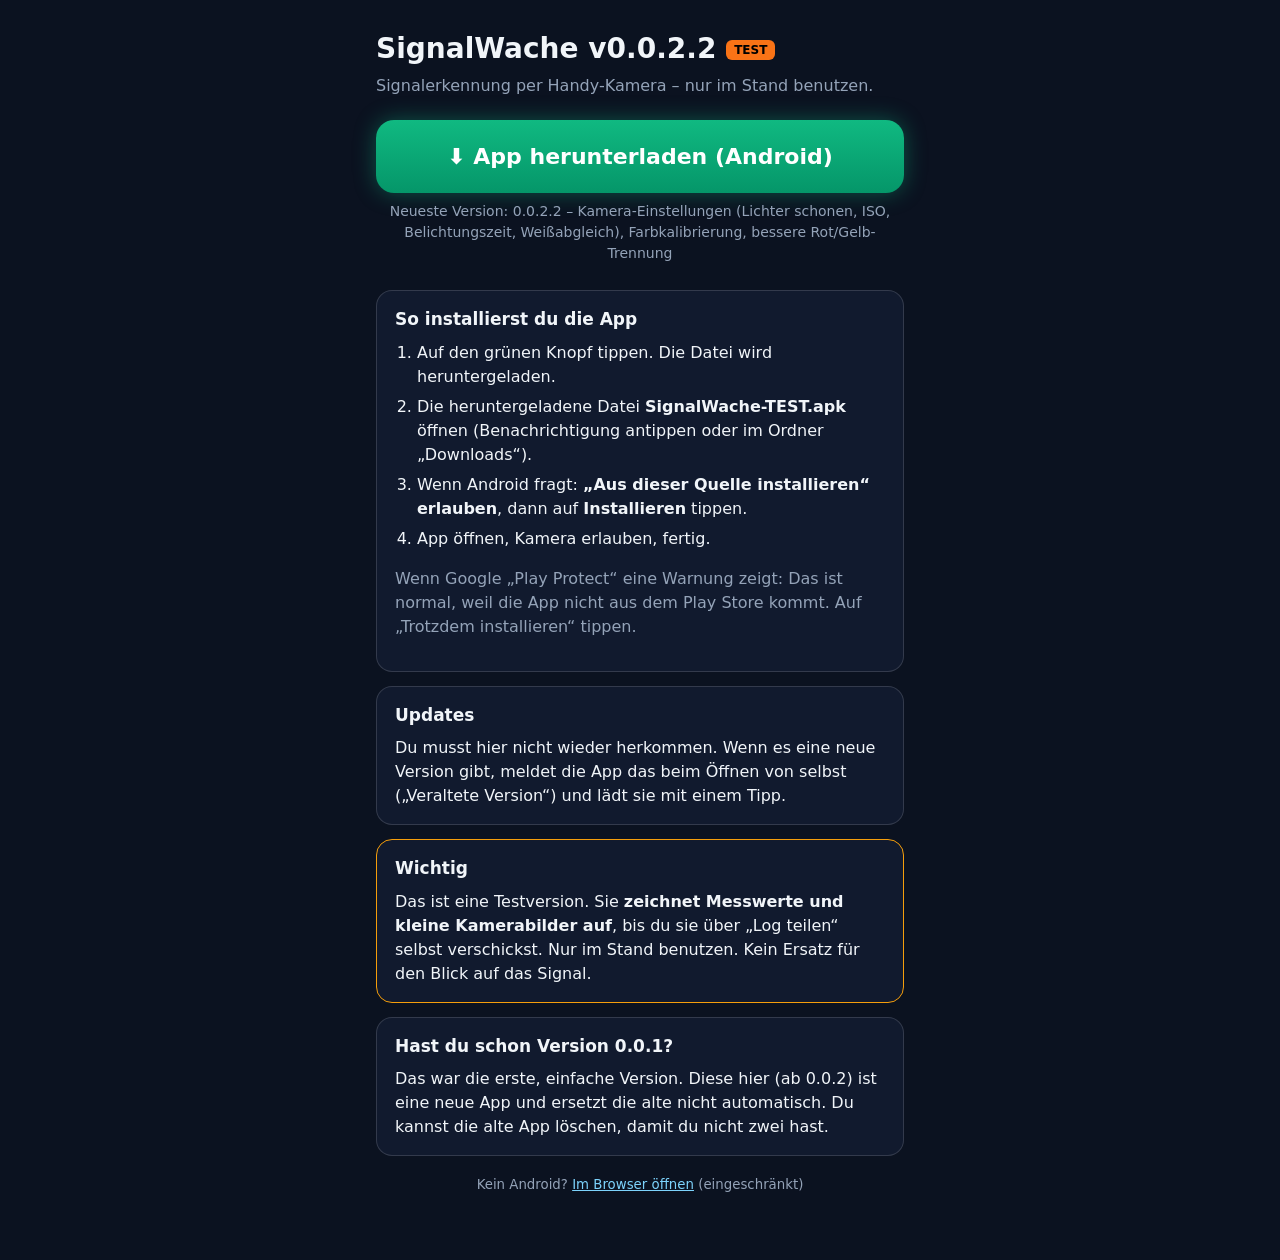
<file: index.html>
<!DOCTYPE html>
<html lang="de">
<head>
<meta charset="utf-8">
<meta name="viewport" content="width=device-width, initial-scale=1">
<meta name="theme-color" content="#0b1220">
<title>SignalWache – App herunterladen</title>
<style>
  :root{--bg:#0b1220;--card:#111a2e;--line:rgba(255,255,255,.14);--txt:#f1f5f9;--mut:#94a3b8;--grn:#10b981}
  *{box-sizing:border-box}
  body{margin:0;background:var(--bg);color:var(--txt);font-family:system-ui,-apple-system,"Segoe UI",Roboto,sans-serif;line-height:1.5}
  main{max-width:560px;margin:0 auto;padding:28px 16px 48px}
  h1{font-size:28px;margin:0 0 4px}
  .sub{color:var(--mut);margin:0 0 22px}
  .tag{display:inline-block;background:#f97316;color:#000;border-radius:6px;padding:1px 8px;font-size:12px;font-weight:800;vertical-align:middle}
  .btn{display:block;text-align:center;background:linear-gradient(180deg,#10b981,#059669);color:#fff;text-decoration:none;font-size:22px;font-weight:800;padding:20px 12px;border-radius:18px;box-shadow:0 0 22px rgba(16,185,129,.4)}
  .meta{text-align:center;color:var(--mut);font-size:14px;margin:8px 0 26px}
  .card{background:var(--card);border:1px solid var(--line);border-radius:16px;padding:16px 18px;margin:14px 0}
  .card h2{font-size:17px;margin:0 0 8px}
  ol{margin:0;padding-left:22px} li{margin:6px 0}
  .warn{border-color:#f59e0b}
  small,.mut{color:var(--mut)}
  a{color:#7dd3fc}
</style>
</head>
<body>
<main>
  <h1 id="h1">SignalWache <span class="tag">TEST</span></h1>
  <p class="sub">Signalerkennung per Handy-Kamera – nur im Stand benutzen.</p>

  <a class="btn" id="dl" href="SignalWache-TEST.apk" download>⬇ App herunterladen (Android)</a>
  <div class="meta" id="ver">Neueste Version</div>

  <div class="card">
    <h2>So installierst du die App</h2>
    <ol>
      <li>Auf den grünen Knopf tippen. Die Datei wird heruntergeladen.</li>
      <li>Die heruntergeladene Datei <b>SignalWache-TEST.apk</b> öffnen (Benachrichtigung antippen oder im Ordner „Downloads“).</li>
      <li>Wenn Android fragt: <b>„Aus dieser Quelle installieren“ erlauben</b>, dann auf <b>Installieren</b> tippen.</li>
      <li>App öffnen, Kamera erlauben, fertig.</li>
    </ol>
    <p class="mut">Wenn Google „Play Protect“ eine Warnung zeigt: Das ist normal, weil die App nicht aus dem Play Store kommt. Auf „Trotzdem installieren“ tippen.</p>
  </div>

  <div class="card">
    <h2>Updates</h2>
    <p style="margin:0">Du musst hier nicht wieder herkommen. Wenn es eine neue Version gibt, meldet die App das beim Öffnen von selbst („Veraltete Version“) und lädt sie mit einem Tipp.</p>
  </div>

  <div class="card warn">
    <h2>Wichtig</h2>
    <p style="margin:0">Das ist eine Testversion. Sie <b>zeichnet Messwerte und kleine Kamerabilder auf</b>, bis du sie über „Log teilen“ selbst verschickst. Nur im Stand benutzen. Kein Ersatz für den Blick auf das Signal.</p>
  </div>

  <div class="card">
    <h2>Hast du schon Version 0.0.1?</h2>
    <p style="margin:0">Das war die erste, einfache Version. Diese hier (ab 0.0.2) ist eine neue App und ersetzt die alte nicht automatisch. Du kannst die alte App löschen, damit du nicht zwei hast.</p>
  </div>

  <p class="mut" style="text-align:center"><small>Kein Android? <a href="app/">Im Browser öffnen</a> (eingeschränkt)</small></p>
</main>
<script>
  fetch('version.json?t=' + Date.now()).then(r => r.json()).then(v => {
    document.getElementById('ver').textContent = 'Neueste Version: ' + v.versionName + (v.notes ? ' – ' + v.notes : '');
    document.getElementById('h1').innerHTML = 'SignalWache v' + v.versionName + ' <span class="tag">TEST</span>';
    document.title = 'SignalWache v' + v.versionName + ' – App herunterladen';
    document.getElementById('dl').setAttribute('download', 'SignalWache-v' + v.versionName + '.apk');
  }).catch(() => {});
</script>
</body>
</html>
</file>
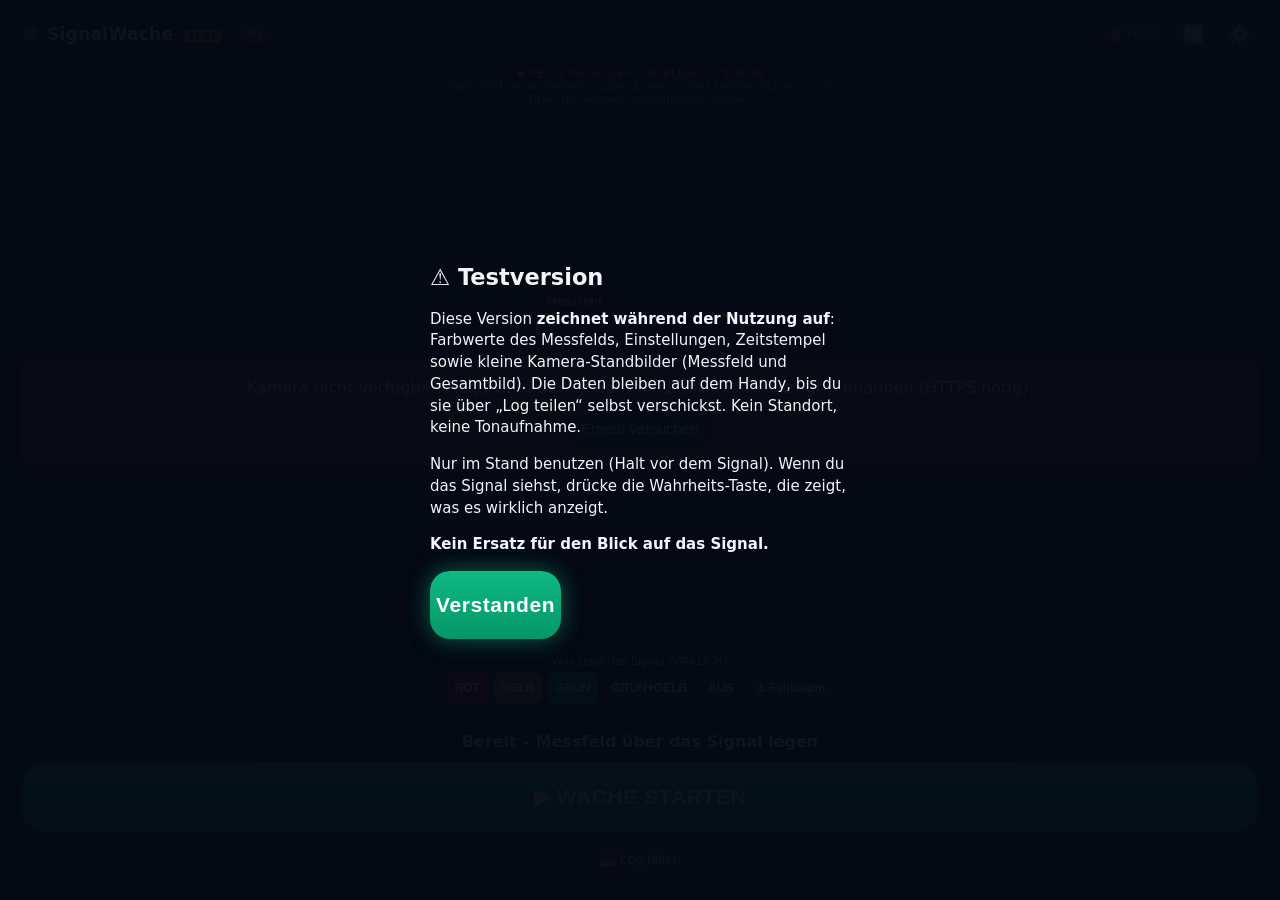
<file: app/index.html>
<!DOCTYPE html>
<html lang="de">
<head>
<meta charset="utf-8">
<meta name="viewport" content="width=device-width, initial-scale=1, viewport-fit=cover, user-scalable=no">
<meta name="theme-color" content="#0b1220">
<meta name="apple-mobile-web-app-capable" content="yes">
<meta name="mobile-web-app-capable" content="yes">
<meta name="apple-mobile-web-app-status-bar-style" content="black-translucent">
<title>SignalWache TEST</title>
<link rel="manifest" href="manifest.json">
<link rel="icon" href="icon-192.png">
<link rel="apple-touch-icon" href="icon-192.png">
<link rel="stylesheet" href="style.css">
</head>
<body>
<video id="video" autoplay playsinline muted></video>

<!-- Messfeld (ROI) -->
<div id="roi" data-state="none" aria-label="Messfeld">
  <i class="c tl"></i><i class="c tr"></i><i class="c bl"></i><i class="c br"></i>
  <span class="h tl"></span><span class="h tr"></span><span class="h bl"></span><span class="h br"></span>
  <span id="roiTag" class="roi-tag">Messfeld</span>
</div>
<div id="hint" class="hint">Messfeld verschieben &amp; über Ecken in der Größe ziehen – nur über die eigene Signallampe legen.</div>

<canvas id="work" hidden></canvas>

<header class="glass top">
  <div class="brand"><span id="led" class="led"></span><b>SignalWache <small class="testtag">TEST</small></b><span class="systag" id="sysTag">Ks</span></div>
  <div class="top-actions">
    <span class="badge" id="wakeBadge" title="Standby-Schutz">🔒 Wach</span>
    <button id="camBtn" class="icon" aria-label="Kamera wechseln">🔄</button>
    <button id="setBtn" class="icon" aria-label="Einstellungen">⚙️</button>
  </div>
</header>

<div id="rec" class="rec">● REC  0 Messungen · 0 Bilder</div>
<div id="labels" class="labels"><span>Was zeigt das Signal WIRKLICH?</span><div>
<button data-l="red">ROT</button><button data-l="yellow">GELB</button><button data-l="green">GRÜN</button><button data-l="green+yellow">GRÜN+GELB</button><button data-l="off">AUS</button><button data-l="false_alarm">⚠ Fehlalarm</button></div></div>
<div id="labelToast" class="toast"></div>
<div id="alarm" class="alarm" hidden>
  <div class="alarm-in"><div class="alarm-big">FAHRT FREI!</div><div id="alarmSub">Signal</div><small>Eigenes Signal selbst prüfen! Zum Quittieren 1 Sekunde gedrückt halten</small></div>
</div>

<div id="camError" class="cam-error" hidden></div>

<footer class="glass dock">
  <div id="status" class="status" data-state="idle">Bereit – Messfeld über das Signal legen</div>
  <div id="meter" class="meter" hidden></div>
  <button id="mainBtn" class="main start">▶ WACHE STARTEN</button>
  <button id="exportBtn2" class="exp">📤 Log teilen</button>
</footer>

<section id="sheet" class="sheet" aria-hidden="true">
  <div class="sheet-bar"><b>Einstellungen</b><button id="closeSheet" class="icon">✕</button></div>
  <div class="sheet-body">
    <div class="row col"><span>Signalsystem</span>
      <div class="seg" id="sysSeg"><button data-s="ks">KS-Signale</button><button data-s="hl">Hl-Signale</button></div>
      <small id="sysInfo"></small></div>
    <label class="row"><span>Alarmton</span>
      <select id="sound">
        <option value="siren">Sirene (sehr laut, Standard)</option>
        <option value="fanfare">Signal-Fanfare (C-Dur)</option>
        <option value="bell">Eisenbahn-Glocke</option>
        <option value="warn">Warnton (Doppelpiep)</option>
        <option value="voice">Sprachansage „Signal Fahrt frei“</option>
      </select></label>
    <label class="row col"><span>Lautstärke <em id="volV"></em></span>
      <div class="inline"><input type="range" id="vol" min="0" max="100" step="1"><button id="testBtn" class="small">Test</button></div></label>
    <label class="row col"><span>Prüf-Intervall bei Rot <em id="intV"></em></span>
      <input type="range" id="interval" min="0.5" max="4" step="0.5"></label>
    <label class="row col"><span>Empfindlichkeit <em id="sensV"></em></span>
      <input type="range" id="sens" min="1" max="5" step="1">
      <small>Höher = erkennt auch schwache/überstrahlte Lampen (Gelb), kann aber eher Fehlalarme geben.</small></label>
    <div class="row col" id="camBox"><span>Kamera-Belichtung</span>
      <select id="camMode"><option value="protect">Lichter schonen (empfohlen)</option><option value="auto">Automatisch</option><option value="manual">Manuell (ISO / Belichtungszeit)</option></select>
      <small>Helle Lampen übersteuern die Kamera: Rot sieht dann orange/gelb aus. „Lichter schonen“ macht das Bild dunkler, die Lampenfarben werden genauer.</small>
      <div class="sub" id="expRow" hidden><span>Belichtungskorrektur <em id="expV"></em></span><input type="range" id="exp" min="-2" max="2" step="0.5"></div>
      <div class="sub" id="isoRow" hidden><span>ISO (Empfindlichkeit) <em id="isoV"></em></span><input type="range" id="iso" min="50" max="800" step="50"></div>
      <div class="sub" id="shutRow" hidden><span>Belichtungszeit <em id="shutV"></em></span><input type="range" id="shutter" min="1" max="1000" step="1"></div>
      <div class="sub" id="wbRow" hidden><span>Weißabgleich</span><select id="wb"><option value="auto">Automatisch</option><option value="fixed">Fest (stabilere Farben)</option></select></div>
      <div class="sub" id="ctRow" hidden><span>Farbtemperatur <em id="ctV"></em></span><input type="range" id="ct" min="2000" max="8000" step="100"></div>
      <small id="camState"></small></div>
    <label class="row col" id="zoomRow" hidden><span>Kamera-Zoom <em id="zoomV"></em></span>
      <input type="range" id="zoom" min="1" max="4" step="0.1"></label>
    <label class="row"><span>Alarm wiederholen bis quittiert</span><input type="checkbox" id="repeat"></label>
    <label class="row"><span>Blitzlicht bei Alarm (falls möglich)</span><input type="checkbox" id="torch"></label>
    <label class="row"><span>Vibration</span><input type="checkbox" id="vib"></label>
    <label class="row"><span>Messwerte anzeigen</span><input type="checkbox" id="debug"></label>
    <div class="row col" id="calBox"><span>Farbkalibrierung <em id="calState"></em></span>
      <small>Damit die App weiß, wie <b>dein Handy</b> Rot und Gelb sieht: Messfeld genau über eine <b>rote</b> Lampe legen und „Rot lernen“ tippen, später über eine <b>gelbe</b> Lampe und „Gelb lernen“. Nur lernen, wenn das Signal sicher diese Farbe zeigt.</small>
      <div class="inline" style="flex-wrap:wrap"><button id="learnRed" class="small">Rot lernen</button><button id="learnYellow" class="small">Gelb lernen</button><button id="calReset" class="small">Zurücksetzen</button></div>
      <small id="calMsg"></small></div>
    <button id="exportBtn" class="small wide">📤 Log teilen / speichern</button>
    <button id="clearLog" class="small wide">🗑 Log löschen</button>
    <button id="resetRoi" class="small wide">Messfeld zurücksetzen</button>
  </div>
</section>
<div id="scrim" class="scrim" hidden></div>

<div id="consent" class="consent"><div class="consent-in"><h2>⚠ Testversion</h2><p>Diese Version <b>zeichnet während der Nutzung auf</b>: Farbwerte des Messfelds, Einstellungen, Zeitstempel sowie kleine Kamera-Standbilder (Messfeld und Gesamtbild). Die Daten bleiben auf dem Handy, bis du sie über „Log teilen“ selbst verschickst. Kein Standort, keine Tonaufnahme.</p><p>Nur im Stand benutzen (Halt vor dem Signal). Wenn du das Signal siehst, drücke die Wahrheits-Taste, die zeigt, was es wirklich anzeigt.</p><p><b>Kein Ersatz für den Blick auf das Signal.</b></p><button id="consentOk" class="main start">Verstanden</button></div></div>
<script src="app.js"></script>
</body>
</html>
</file>
<file: app/style.css>
:root{
  --bg:#0b1220; --glass:rgba(11,18,32,.55); --line:rgba(255,255,255,.14);
  --txt:#f1f5f9; --mut:#94a3b8;
  --red:#ef4444; --yel:#facc15; --grn:#22c55e; --focus:#facc15;
  --safe-t:env(safe-area-inset-top,0px); --safe-b:env(safe-area-inset-bottom,0px);
}
*{box-sizing:border-box;-webkit-tap-highlight-color:transparent}
[hidden]{display:none!important}
html,body{margin:0;height:100dvh;overflow:hidden;background:var(--bg);color:var(--txt);
  font-family:system-ui,-apple-system,"Segoe UI",Roboto,sans-serif;touch-action:none;user-select:none;-webkit-user-select:none}
#video{position:fixed;inset:0;width:100vw;height:100dvh;object-fit:cover;background:#000}
#video.mirror{transform:scaleX(-1)}

.glass{background:var(--glass);backdrop-filter:blur(14px);-webkit-backdrop-filter:blur(14px);border:1px solid var(--line)}
.top{position:fixed;z-index:20;top:calc(var(--safe-t) + 8px);left:10px;right:10px;height:52px;border-radius:18px;
  display:flex;align-items:center;justify-content:space-between;padding:0 10px 0 14px}
.brand{display:flex;align-items:center;gap:10px;font-size:17px;letter-spacing:.3px}
.led{width:12px;height:12px;border-radius:50%;background:#64748b;box-shadow:0 0 0 2px rgba(255,255,255,.15)}
.led[data-s=red]{background:var(--red);box-shadow:0 0 10px var(--red)}
.led[data-s=yellow]{background:var(--yel);box-shadow:0 0 10px var(--yel)}
.led[data-s=green]{background:var(--grn);box-shadow:0 0 10px var(--grn)}
.top-actions{display:flex;align-items:center;gap:6px}
.badge{font-size:12px;padding:4px 8px;border-radius:99px;background:rgba(255,255,255,.1);color:var(--mut)}
.badge.on{color:#86efac;background:rgba(34,197,94,.18)}
.icon{width:40px;height:40px;border:0;border-radius:12px;background:rgba(255,255,255,.08);color:var(--txt);font-size:18px}
.icon:active{background:rgba(255,255,255,.2)}

/* ROI */
#roi{position:fixed;z-index:10;border:2px solid rgba(250,204,21,.55);border-radius:4px;cursor:move;touch-action:none;
  box-shadow:0 0 0 9999px rgba(0,0,0,.35)}
#roi[data-state=red]{border-color:var(--red)} #roi[data-state=yellow]{border-color:var(--yel)} #roi[data-state=green]{border-color:var(--grn)}
.c{position:absolute;width:22px;height:22px;border:0 solid var(--focus);pointer-events:none}
.c.tl{left:-4px;top:-4px;border-width:4px 0 0 4px;border-top-left-radius:6px}
.c.tr{right:-4px;top:-4px;border-width:4px 4px 0 0;border-top-right-radius:6px}
.c.bl{left:-4px;bottom:-4px;border-width:0 0 4px 4px;border-bottom-left-radius:6px}
.c.br{right:-4px;bottom:-4px;border-width:0 4px 4px 0;border-bottom-right-radius:6px}
/* große, unsichtbare Griffflächen an den Ecken */
.h{position:absolute;width:48px;height:48px;touch-action:none}
.h.tl{left:-24px;top:-24px;cursor:nwse-resize}.h.tr{right:-24px;top:-24px;cursor:nesw-resize}
.h.bl{left:-24px;bottom:-24px;cursor:nesw-resize}.h.br{right:-24px;bottom:-24px;cursor:nwse-resize}
.roi-tag{position:absolute;left:0;top:-24px;font-size:11px;font-weight:700;padding:2px 7px;border-radius:6px;
  background:rgba(0,0,0,.6);color:var(--focus);white-space:nowrap;pointer-events:none}
.hint{position:fixed;z-index:9;left:50%;top:calc(var(--safe-t) + 70px);transform:translateX(-50%);width:min(92vw,420px);
  text-align:center;font-size:12.5px;padding:8px 12px;border-radius:12px;background:rgba(0,0,0,.55);color:#e2e8f0;
  transition:opacity .6s;pointer-events:none}
.hint.gone{opacity:0}

/* Dock */
.dock{position:fixed;z-index:20;left:10px;right:10px;bottom:calc(var(--safe-b) + 10px);border-radius:24px;padding:12px;
  display:flex;flex-direction:column;gap:10px}
.status{text-align:center;font-weight:600;font-size:16px;padding:2px 4px}
.status[data-state=red]{color:#fca5a5}.status[data-state=yellow]{color:#fde047}.status[data-state=green]{color:#86efac}
.meter{text-align:center;font:12px ui-monospace,Consolas,monospace;color:var(--mut)}
.main{height:68px;border:0;border-radius:20px;font-size:21px;font-weight:800;letter-spacing:.6px;color:#fff;
  box-shadow:0 6px 24px rgba(0,0,0,.4);transition:transform .08s}
.main:active{transform:scale(.97)}
.main.start{background:linear-gradient(180deg,#10b981,#059669);box-shadow:0 0 22px rgba(16,185,129,.5)}
.main.stop{background:linear-gradient(180deg,#e11d48,#be123c);animation:pulse 1.6s infinite}
@keyframes pulse{0%,100%{box-shadow:0 0 0 0 rgba(225,29,72,.6)}50%{box-shadow:0 0 0 12px rgba(225,29,72,0)}}

/* Alarm */
.alarm{position:fixed;inset:0;z-index:40;display:flex;align-items:center;justify-content:center;text-align:center;
  background:rgba(22,163,74,.9);animation:flash .5s infinite alternate}
.alarm[data-c=yellow]{background:rgba(202,138,4,.92)}
.alarm[data-c=both]{background:linear-gradient(180deg,rgba(22,163,74,.92),rgba(202,138,4,.92))}
.alarm.hold .alarm-in{opacity:.55;transform:scale(.97)}
.alarm-big{font-size:min(11.5vw,84px);padding:0 8px;font-weight:900;line-height:1}
#alarmSub{font-size:24px;margin:14px 0 20px;font-weight:700}
.alarm small{opacity:.85;font-size:14px}
@keyframes flash{from{filter:brightness(1)}to{filter:brightness(1.35)}}
.cam-error{position:fixed;z-index:30;left:20px;right:20px;top:40%;padding:18px;border-radius:16px;background:rgba(127,29,29,.92);text-align:center}

/* Sheet */
.scrim{position:fixed;inset:0;z-index:50;background:rgba(0,0,0,.5)}
.sheet{position:fixed;z-index:60;left:0;right:0;bottom:0;max-height:82dvh;overflow:auto;border-radius:24px 24px 0 0;
  background:#111a2e;border-top:1px solid var(--line);transform:translateY(105%);transition:transform .28s ease;touch-action:pan-y;
  padding-bottom:var(--safe-b)}
.sheet.open{transform:none}
.sheet-bar{display:flex;justify-content:space-between;align-items:center;padding:14px 16px 6px;position:sticky;top:0;background:#111a2e;font-size:18px}
.sheet-body{padding:6px 16px 22px;display:flex;flex-direction:column;gap:6px}
.row{display:flex;justify-content:space-between;align-items:center;gap:12px;padding:12px 0;border-bottom:1px solid var(--line)}
.row.col{flex-direction:column;align-items:stretch}
.row em{font-style:normal;color:var(--yel);margin-left:6px}
.row small{color:var(--mut);font-size:12px}
.inline{display:flex;gap:12px;align-items:center}
input[type=range]{flex:1;width:100%;accent-color:var(--yel);height:32px}
input[type=checkbox]{width:26px;height:26px;accent-color:var(--grn)}
select{background:#1e293b;color:var(--txt);border:1px solid var(--line);border-radius:10px;padding:10px;font-size:15px;max-width:60%}
.small{background:#1e293b;color:var(--txt);border:1px solid var(--line);border-radius:10px;padding:10px 16px;font-size:15px}
.small.wide{margin-top:10px}

/* TEST */
.testtag{background:#f97316;color:#000;border-radius:5px;padding:1px 5px;font-size:10px;margin-left:4px}
.rec{position:fixed;z-index:45;top:calc(var(--safe-t) + 64px);left:50%;transform:translateX(-50%);font:11px ui-monospace,Consolas,monospace;color:#fca5a5;background:rgba(0,0,0,.6);padding:3px 10px;border-radius:99px;white-space:nowrap}
.labels{position:fixed;z-index:45;left:10px;right:10px;bottom:calc(var(--safe-b) + 196px);text-align:center;font-size:11px;color:#e2e8f0}
.labels div{display:flex;gap:5px;justify-content:center;margin-top:4px;flex-wrap:wrap}
.labels button{border:0;border-radius:10px;padding:9px 8px;font-size:12px;font-weight:700;color:#fff;background:rgba(30,41,59,.85)}
.labels button[data-l=red]{background:#b91c1c}.labels button[data-l=yellow]{background:#a16207}.labels button[data-l=green]{background:#15803d}.labels button[data-l=green+yellow]{background:linear-gradient(90deg,#15803d,#a16207)}
.toast{position:fixed;z-index:35;left:50%;top:45%;transform:translateX(-50%);background:rgba(0,0,0,.8);padding:10px 18px;border-radius:12px;opacity:0;transition:opacity .2s;pointer-events:none}
.toast.show{opacity:1}
.exp{border:0;border-radius:12px;padding:10px;background:rgba(255,255,255,.1);color:var(--txt);font-size:14px}
.consent{position:fixed;inset:0;z-index:80;background:rgba(5,10,20,.96);display:flex;align-items:center;justify-content:center;padding:20px;touch-action:auto}
.consent-in{max-width:420px;font-size:15px;line-height:1.45}.consent h2{margin:0 0 10px}

.seg{display:flex;gap:6px;margin:6px 0}
.seg button{flex:1;padding:12px;border:1px solid var(--line);border-radius:12px;background:#1e293b;color:var(--txt);font-size:16px;font-weight:700}
.seg button.on{background:var(--yel);color:#111;border-color:var(--yel)}
.systag{margin-left:8px;font-size:11px;font-weight:800;padding:2px 7px;border-radius:6px;background:rgba(250,204,21,.2);color:var(--yel)}

.cam-actions{display:flex;gap:8px;justify-content:center;margin-top:12px;flex-wrap:wrap}

.sub{display:flex;flex-direction:column;gap:4px;margin-top:10px}.sub>span{font-size:14px;color:var(--mut)}.sub em{font-style:normal;color:var(--yel);margin-left:6px}
</file>
